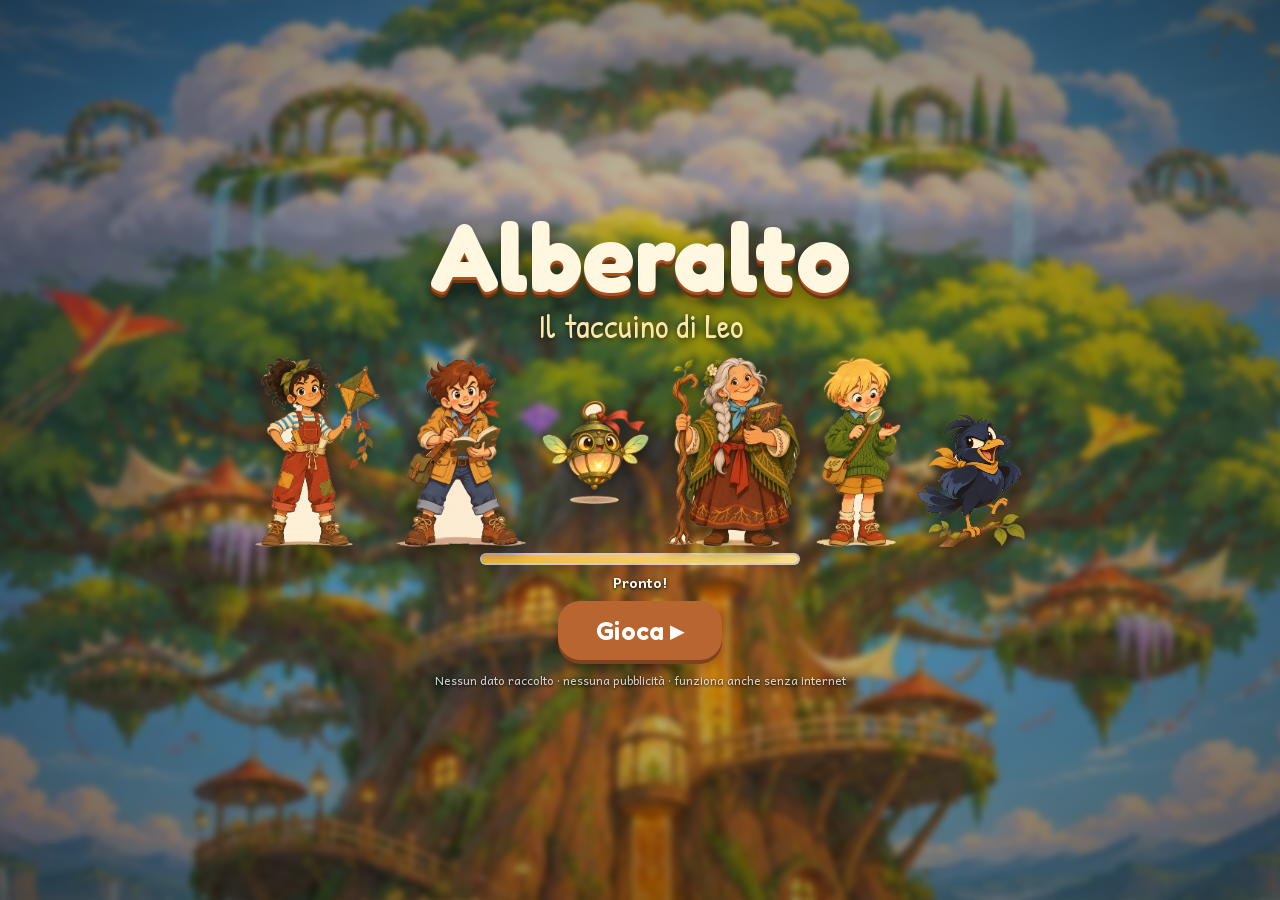
<file: index.html>
<!DOCTYPE html>
<html lang="it">
<head>
<meta charset="utf-8">
<meta name="viewport" content="width=device-width, initial-scale=1, maximum-scale=1, user-scalable=no, viewport-fit=cover">
<title>Alberalto · Il taccuino di Leo</title>
<meta name="description" content="Esplora Alberalto, l'albero grande come una montagna: scopri il perché delle cose con Leo, Bip e i loro amici.">
<meta name="theme-color" content="#2c4a6b">
<meta name="mobile-web-app-capable" content="yes">
<meta name="apple-mobile-web-app-capable" content="yes">
<meta name="apple-mobile-web-app-status-bar-style" content="black-translucent">
<meta name="apple-mobile-web-app-title" content="Alberalto">
<link rel="manifest" href="manifest.webmanifest">
<link rel="icon" href="icons/icon-192.png">
<link rel="apple-touch-icon" href="icons/apple-touch-icon.png">
<link rel="stylesheet" href="fonts/fonts.css">
<link rel="stylesheet" href="stile.css">
</head>
<body>

<!-- ============ TITOLO ============ -->
<section class="schermo on" id="titolo">
  <div class="tit-sfondo"></div>
  <div class="tit-nuvole"><i></i><i></i><i></i></div>
  <div class="tit-centro">
    <h1>Alberalto</h1>
    <div class="tit-sotto">Il taccuino di Leo</div>
    <div class="tit-cast">
      <img src="img/sp-mira.png" alt=""><img src="img/sp-leo.png" alt=""><img src="img/sp-bip.png" alt="" class="bipT"><img src="img/sp-nonna-tessa.png" alt=""><img src="img/sp-tobia.png" alt=""><img src="img/sp-pico.png" alt="" class="picoT">
    </div>
    <div class="carica"><div class="carBar"><i></i></div><span id="caricaT">Sto preparando l'albero…</span></div>
    <div class="tit-bottoni">
      <button class="btn grande" id="gioca" disabled>Gioca ▸</button>
    </div>
    <div class="tit-nota">Nessun dato raccolto · nessuna pubblicità · funziona anche senza internet</div>
  </div>
</section>

<!-- ============ L'ALBERO (mappa del mondo) ============ -->
<section class="schermo" id="albero">
  <div class="alb-sfondo"></div>
  <div class="alb-scorri" id="albScorri">
    <div class="alb-colonna" id="albColonna">
      <canvas class="alb-schizzo" id="albSchizzo"></canvas>
      <img class="alb-colore" id="albColore" src="img/albero.webp" alt="Alberalto, l'albero grande come una montagna">
      <svg class="alb-linfa" viewBox="0 0 100 100" preserveAspectRatio="none"><path id="linfaPath" d="M47 95 C 53 86, 44 79, 50 71 S 45 57, 50 48 S 55 36, 49 27 S 52 15, 50 9 L 50 3.5"/><path id="linfaLuce" pathLength="1" d="M47 95 C 53 86, 44 79, 50 71 S 45 57, 50 48 S 55 36, 49 27 S 52 15, 50 9 L 50 3.5"/></svg>
      <div class="alb-faro" id="albFaro"><i class="raggio"></i><i class="raggio r2"></i><b></b></div>
      <div class="alb-lucciole" id="albLucciole"></div>
      <div id="albPunti"></div>
      <div class="alb-scintilla" id="albScintilla"></div>
    </div>
  </div>
  <div class="hud alto">
    <div class="gruppo">
      <button class="tondo" id="albTaccuino" title="Taccuino">📒</button>
      <button class="tondo" id="albAmici" title="Amici">👫</button>
      <button class="tondo" id="albAvventure" title="Avventure">📚</button>
    </div>
    <div class="gruppo">
      <span class="pill faroC">✦ Faro <b>0</b> / 12</span>
      <button class="tondo piccolo" id="albGrandi" title="Per i grandi">⚙️</button>
    </div>
  </div>
  <div class="alb-guida" id="albGuida">Tocca il <b>Borgo delle Radici</b> per entrare ▾</div>
</section>

<!-- ============ IL BORGO (panorami) ============ -->
<section class="schermo" id="borgo">
  <div id="tela"></div>
  <div class="velo" id="vignetta"></div>
  <div id="etichette"></div>
  <div class="hud alto">
    <div class="gruppo">
      <button class="tondo" id="bAlbero" title="Torna all'albero">🌳</button>
      <button class="tondo" id="bTaccuino" title="Taccuino" hidden>📒</button>
      <button class="tondo" id="bMappa" title="Mappa">🗺️</button>
    </div>
    <div class="luogo" id="luogo"><b id="luogoNome"></b></div>
    <div class="gruppo">
      <span class="pill faroC">✦ <b>0</b> / 12</span>
      <button class="tondo" id="bGiro" title="Muovi il telefono per guardarti intorno">📱</button>
      <button class="tondo bipBtn" id="bBip" title="Bip, aiuto!"><img src="img/av-bip.webp" alt="Bip"></button>
    </div>
  </div>
  <div class="obiettivo" id="obiettivo"></div>
  <button class="grida" id="grida"><span>📣</span>Grida!</button>
  <div class="fumetto" id="fumetto"><span class="av"></span><span class="t"></span></div>
  <div class="mano" id="mano"><span>👆</span><b>Trascina per guardarti intorno</b></div>
  <div class="giro-invito" id="giroInvito"><span>📱</span><b>Muovi il telefono per guardarti intorno!</b><button class="btn piccolo" id="giroSi">Sì!</button><button class="btn piccolo chiaro" id="giroNo">No</button></div>
</section>

<!-- ============ STRATI SOPRA TUTTO ============ -->
<div class="finestra" id="finTaccuino"></div>
<div class="finestra" id="finMappa"></div>
<div class="finestra" id="finAmici"></div>
<div class="finestra" id="finAvventure"></div>
<div class="finestra" id="finGrandi"></div>
<div class="finestra" id="finPiano"></div>
<section class="lab" id="lab"></section>
<div id="dialogo"></div>
<div id="premio"></div>
<div id="toast"></div>
<div id="lampo"></div>
<canvas id="coriandoli"></canvas>
<div id="gira"><div><span>📱↻</span><b>Gira il telefono!</b><small>Alberalto si esplora meglio in orizzontale.</small></div></div>

<script src="lib/three.min.js"></script>
<script type="module" src="js/main.js"></script>
</body>
</html>
</file>
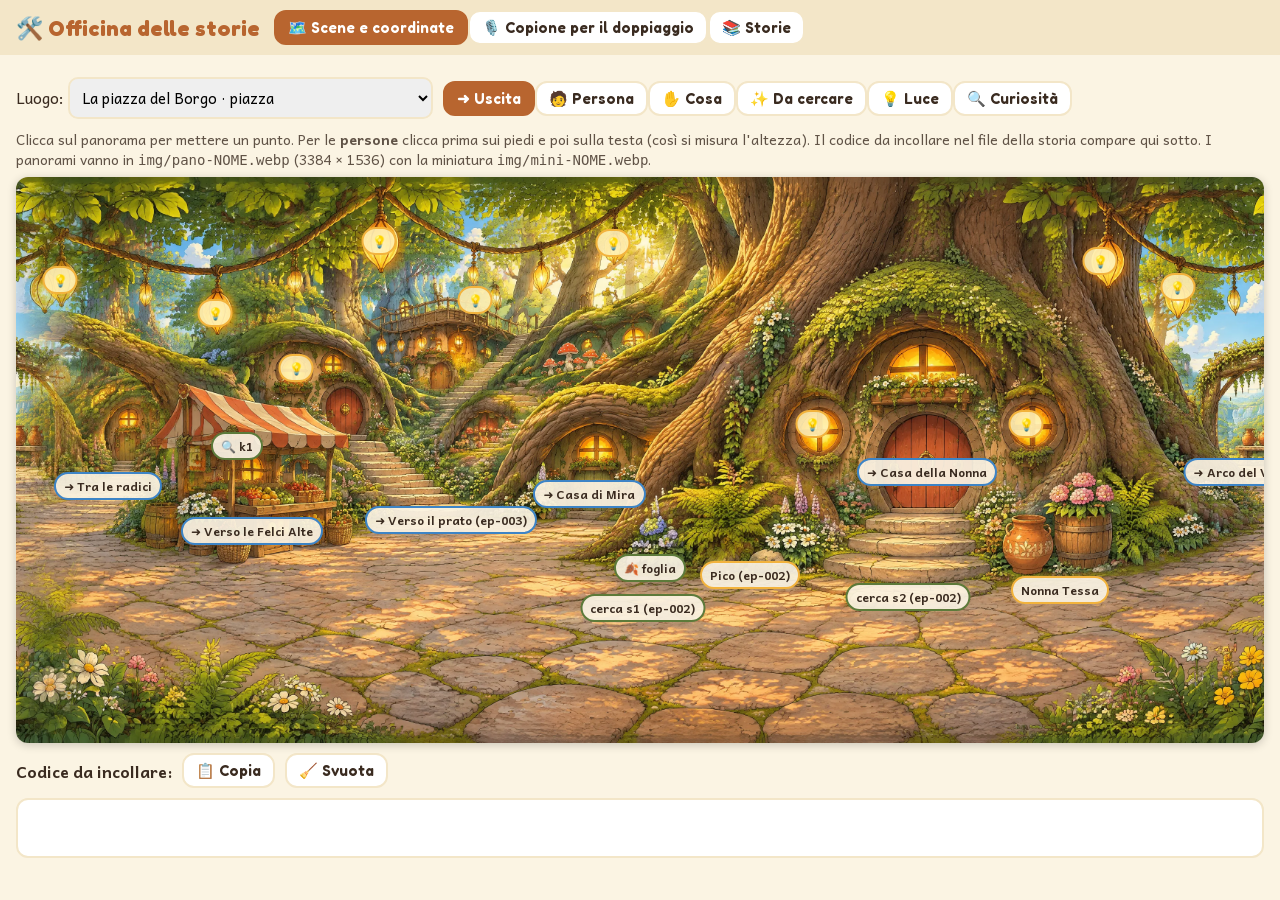
<file: editor.html>
<!DOCTYPE html>
<html lang="it">
<head>
<meta charset="utf-8">
<meta name="viewport" content="width=device-width, initial-scale=1">
<title>Alberalto · Officina delle storie</title>
<link rel="icon" href="icons/icon-192.png">
<link rel="stylesheet" href="fonts/fonts.css">
<style>
  :root{--carta:#fbf4e3;--carta2:#f3e6c8;--inchiostro:#3a2b20;--terra:#b8652f;--muschio:#5d7a3a;--oro:#f2b33d}
  *{box-sizing:border-box;margin:0;padding:0}
  body{font-family:Andika,system-ui,sans-serif;background:var(--carta);color:var(--inchiostro);min-height:100vh}
  header{display:flex;align-items:center;gap:14px;padding:10px 16px;background:var(--carta2);position:sticky;top:0;z-index:5;flex-wrap:wrap}
  h1{font-family:Fredoka,sans-serif;font-size:22px;color:var(--terra)}
  .schede button,.modo button,button.az{font-family:Fredoka,sans-serif;font-weight:600;font-size:15px;border:2px solid var(--carta2);background:#fff;border-radius:12px;padding:6px 12px;cursor:pointer;color:var(--inchiostro)}
  .schede button.on,.modo button.on{background:var(--terra);border-color:var(--terra);color:#fff}
  select{font:inherit;font-size:15px;padding:6px 8px;border-radius:10px;border:2px solid var(--carta2)}
  main{padding:12px 16px}
  .pano{position:relative;width:100%;overflow:auto;border-radius:12px;box-shadow:0 2px 10px rgba(0,0,0,.2);background:#222;cursor:crosshair}
  .pano img{display:block;width:100%;height:auto;user-select:none;-webkit-user-drag:none}
  .seg{position:absolute;transform:translate(-50%,-50%);font-size:12px;font-weight:700;background:rgba(251,244,227,.92);border-radius:999px;padding:2px 8px;white-space:nowrap;border:2px solid var(--terra);pointer-events:none}
  .seg.persona{border-color:var(--oro)}.seg.uscita{border-color:#3d84c6}.seg.cosa{border-color:var(--muschio)}.seg.nuovo{background:#fff3cf;border-color:#e2483a}
  .seg.luce{border-color:#f2b33d;background:rgba(255,240,180,.9)}
  .linea{position:absolute;width:2px;background:#e2483a;pointer-events:none}
  .riga{display:flex;gap:10px;align-items:center;flex-wrap:wrap;margin:10px 0}
  pre{background:#fff;border:2px solid var(--carta2);border-radius:12px;padding:10px;font-size:13px;white-space:pre-wrap;min-height:60px}
  .aiuto{font-size:14px;opacity:.8;line-height:1.45;margin:6px 0}
  table{border-collapse:collapse;width:100%;font-size:14px;background:#fff}
  td,th{border-bottom:1px solid var(--carta2);padding:5px 8px;text-align:left;vertical-align:top}
  th{background:var(--carta2);position:sticky;top:58px}
  .stato{font-size:12px;font-weight:700;border-radius:999px;padding:2px 8px;white-space:nowrap}
  .cast{background:#e4f0d2}.dopp{background:#d9eaf7}.da{background:#fde3d8}
  [hidden]{display:none!important}
</style>
</head>
<body>
<header>
  <h1>🛠️ Officina delle storie</h1>
  <div class="schede"><button data-s="scena" class="on">🗺️ Scene e coordinate</button><button data-s="copione">🎙️ Copione per il doppiaggio</button><button data-s="storie">📚 Storie</button></div>
</header>
<main>
  <section id="sScena">
    <div class="riga"><label>Luogo: <select id="luogo"></select></label>
      <span class="modo" id="modo"><button data-m="uscita" class="on">➜ Uscita</button><button data-m="persona">🧑 Persona</button><button data-m="cosa">✋ Cosa</button><button data-m="cerca">✨ Da cercare</button><button data-m="luce">💡 Luce</button><button data-m="curio">🔍 Curiosità</button></span>
    </div>
    <p class="aiuto">Clicca sul panorama per mettere un punto. Per le <b>persone</b> clicca prima sui piedi e poi sulla testa (così si misura l'altezza). Il codice da incollare nel file della storia compare qui sotto. I panorami vanno in <code>img/pano-NOME.webp</code> (3384 × 1536) con la miniatura <code>img/mini-NOME.webp</code>.</p>
    <div class="pano" id="pano"><img id="img" alt=""></div>
    <div class="riga"><b>Codice da incollare:</b><button class="az" id="copia">📋 Copia</button><button class="az" id="svuota">🧹 Svuota</button></div>
    <pre id="codice"></pre>
  </section>
  <section id="sCopione" hidden>
    <p class="aiuto">Tutte le battute delle storie, con il loro <b>codice</b>. Per doppiare una battuta: registra il file <code>audio/voci/CODICE.mp3</code> (per esempio <code>audio/voci/ep-002-03.mp3</code>), poi lancia <code>python3 crea-sw.py</code>. Il gioco la userà da solo al posto della lettura automatica. Le battute con il segno 🎭 hanno già una voce del cast.</p>
    <div class="riga"><label>Personaggio: <select id="filtroChi"><option value="">tutti</option></select></label><label>Storia: <select id="filtroSt"><option value="">tutte</option></select></label><label><input type="checkbox" id="soloDa"> solo da doppiare</label><button class="az" id="scarica">⬇️ Scarica il copione (CSV)</button><span id="conta"></span></div>
    <table><thead><tr><th>Codice</th><th>Chi</th><th>Battuta</th><th>Nota</th><th>Voce</th></tr></thead><tbody id="righe"></tbody></table>
  </section>
  <section id="sStorie" hidden>
    <p class="aiuto">Le storie caricate dal gioco (file in <code>storie/</code>, elencati in <code>storie/indice.js</code>). La guida completa è in <code>07_Gioco/COME-AGGIUNGERE-UNA-STORIA.md</code>.</p>
    <div id="elencoStorie"></div>
  </section>
</main>
<script type="module" src="js/editor.js"></script>
</body>
</html>
</file>
<file: fonts/fonts.css>
/* Font inclusi nell'app (SIL Open Font License), sottoinsieme latino */
@font-face {
  font-family: 'Andika';
  font-style: normal;
  font-weight: 400;
  font-display: swap;
  src: url(Andika-400.woff2) format('woff2');
  unicode-range: U+0000-00FF, U+0131, U+0152-0153, U+02BB-02BC, U+02C6, U+02DA, U+02DC, U+0304, U+0308, U+0329, U+2000-206F, U+20AC, U+2122, U+2191, U+2193, U+2212, U+2215, U+FEFF, U+FFFD;
}
@font-face {
  font-family: 'Andika';
  font-style: normal;
  font-weight: 700;
  font-display: swap;
  src: url(Andika-700.woff2) format('woff2');
  unicode-range: U+0000-00FF, U+0131, U+0152-0153, U+02BB-02BC, U+02C6, U+02DA, U+02DC, U+0304, U+0308, U+0329, U+2000-206F, U+20AC, U+2122, U+2191, U+2193, U+2212, U+2215, U+FEFF, U+FFFD;
}
@font-face {
  font-family: 'Fredoka';
  font-style: normal;
  font-weight: 500;
  font-stretch: 100%;
  font-display: swap;
  src: url(Fredoka-500.woff2) format('woff2');
  unicode-range: U+0000-00FF, U+0131, U+0152-0153, U+02BB-02BC, U+02C6, U+02DA, U+02DC, U+0304, U+0308, U+0329, U+2000-206F, U+20AC, U+2122, U+2191, U+2193, U+2212, U+2215, U+FEFF, U+FFFD;
}
@font-face {
  font-family: 'Fredoka';
  font-style: normal;
  font-weight: 600;
  font-stretch: 100%;
  font-display: swap;
  src: url(Fredoka-600.woff2) format('woff2');
  unicode-range: U+0000-00FF, U+0131, U+0152-0153, U+02BB-02BC, U+02C6, U+02DA, U+02DC, U+0304, U+0308, U+0329, U+2000-206F, U+20AC, U+2122, U+2191, U+2193, U+2212, U+2215, U+FEFF, U+FFFD;
}
@font-face {
  font-family: 'Fredoka';
  font-style: normal;
  font-weight: 700;
  font-stretch: 100%;
  font-display: swap;
  src: url(Fredoka-700.woff2) format('woff2');
  unicode-range: U+0000-00FF, U+0131, U+0152-0153, U+02BB-02BC, U+02C6, U+02DA, U+02DC, U+0304, U+0308, U+0329, U+2000-206F, U+20AC, U+2122, U+2191, U+2193, U+2212, U+2215, U+FEFF, U+FFFD;
}
@font-face {
  font-family: 'Patrick Hand';
  font-style: normal;
  font-weight: 400;
  font-display: swap;
  src: url(PatrickHand-400.woff2) format('woff2');
  unicode-range: U+0000-00FF, U+0131, U+0152-0153, U+02BB-02BC, U+02C6, U+02DA, U+02DC, U+0304, U+0308, U+0329, U+2000-206F, U+20AC, U+2122, U+2191, U+2193, U+2212, U+2215, U+FEFF, U+FFFD;
}
</file>
<file: stile.css>
/* Alberalto · Il taccuino di Leo — stile dell'app */
:root{
  --carta:#fbf4e3;--carta2:#f3e6c8;--carta3:#e6d3a8;--inchiostro:#3a2b20;--terra:#b8652f;--terra2:#7d4220;
  --muschio:#5d7a3a;--muschio2:#3c5224;--oro:#f2b33d;--cielo:#7fb6dc;--notte:#1b140d;
  --sa-t:env(safe-area-inset-top,0px);--sa-b:env(safe-area-inset-bottom,0px);--sa-l:env(safe-area-inset-left,0px);--sa-r:env(safe-area-inset-right,0px);
}
*{box-sizing:border-box;margin:0;padding:0;-webkit-tap-highlight-color:transparent}
html,body{height:100%;overflow:hidden;background:var(--notte);font-family:"Andika",system-ui,sans-serif;color:var(--inchiostro);touch-action:none;user-select:none;-webkit-user-select:none;-webkit-touch-callout:none;overscroll-behavior:none}
button{font-family:inherit;color:inherit;cursor:pointer}
img{-webkit-user-drag:none}
[hidden]{display:none!important}

/* ---------- bottoni ---------- */
.btn{font-family:"Fredoka","Andika",sans-serif;font-size:19px;font-weight:600;border:none;border-radius:16px;padding:11px 20px;background:var(--terra);color:#fff;box-shadow:0 4px 0 var(--terra2),0 6px 14px rgba(0,0,0,.25);transition:transform .08s,box-shadow .08s,opacity .2s;letter-spacing:.2px}
.btn:active{transform:translateY(3px);box-shadow:0 1px 0 var(--terra2)}
.btn.verde{background:var(--muschio);box-shadow:0 4px 0 var(--muschio2),0 6px 14px rgba(0,0,0,.25)}
.btn.chiaro{background:var(--carta2);color:var(--inchiostro);box-shadow:0 4px 0 #cdb88f}
.btn.grande{font-size:26px;padding:14px 38px;border-radius:22px}
.btn.piccolo{font-size:15px;padding:7px 12px;border-radius:12px}
.btn:disabled{opacity:.4;pointer-events:none}
.btn.pulsa{animation:pulsaBtn 1.3s ease-in-out infinite}
@keyframes pulsaBtn{50%{transform:scale(1.07);box-shadow:0 4px 0 var(--muschio2),0 0 0 8px rgba(242,179,61,.45)}}
.tondo{width:50px;height:50px;border-radius:50%;border:3px solid #fff;background:rgba(251,244,227,.95);font-size:24px;display:inline-flex;align-items:center;justify-content:center;box-shadow:0 3px 10px rgba(0,0,0,.35);transition:transform .1s;position:relative;padding:0}
.tondo:active{transform:scale(.9)}
.tondo.piccolo{width:42px;height:42px;font-size:19px}
.tondo.off{opacity:.55;filter:grayscale(1)}
.tondo.nota::after{content:"";position:absolute;top:-2px;right:-2px;width:14px;height:14px;border-radius:50%;background:#e2483a;border:2px solid #fff;animation:pulsaNota 1.2s infinite}
@keyframes pulsaNota{50%{transform:scale(1.3)}}
.bipBtn{overflow:hidden;background:#fff6d8;border-color:var(--oro)}
.bipBtn img{width:115%;height:115%;object-fit:cover}
.pill{background:rgba(251,244,227,.95);border-radius:999px;padding:7px 13px;font-weight:700;font-size:15px;box-shadow:0 3px 10px rgba(0,0,0,.3);white-space:nowrap;font-family:"Fredoka",sans-serif}
.pill b{color:var(--terra)}

/* ---------- schermi ---------- */
.schermo{position:fixed;inset:0;display:none;overflow:hidden}
.schermo.on{display:block}
.hud{position:absolute;z-index:10;display:flex;justify-content:space-between;align-items:flex-start;gap:8px;pointer-events:none}
.hud>*{pointer-events:auto}
.hud.alto{top:calc(8px + var(--sa-t));left:calc(10px + var(--sa-l));right:calc(10px + var(--sa-r))}
.gruppo{display:flex;gap:8px;align-items:center}

/* ---------- titolo ---------- */
#titolo{background:#2c4a6b}
.tit-sfondo{position:absolute;inset:-30px;background:url(img/albero.webp) center 20%/cover;filter:blur(3px) saturate(1.1) brightness(.8);transform:scale(1.05);animation:respira 18s ease-in-out infinite alternate}
@keyframes respira{to{transform:scale(1.14) translateY(-12px)}}
.tit-nuvole i{position:absolute;width:420px;height:120px;border-radius:50%;background:radial-gradient(closest-side,rgba(255,255,255,.55),rgba(255,255,255,0));animation:nuvola 40s linear infinite}
.tit-nuvole i:nth-child(1){top:12%;left:-420px}
.tit-nuvole i:nth-child(2){top:38%;left:-420px;animation-delay:-17s;animation-duration:55s;opacity:.7}
.tit-nuvole i:nth-child(3){top:62%;left:-420px;animation-delay:-31s;animation-duration:48s;opacity:.5}
@keyframes nuvola{to{transform:translateX(calc(100vw + 840px))}}
.tit-centro{position:absolute;inset:0;display:flex;flex-direction:column;align-items:center;justify-content:center;padding:calc(10px + var(--sa-t)) 16px calc(10px + var(--sa-b));text-align:center;background:radial-gradient(ellipse at center,rgba(20,14,8,.0) 30%,rgba(20,14,8,.55))}
#titolo h1{font-family:"Fredoka",serif;font-weight:700;font-size:clamp(48px,11vmin,96px);line-height:.95;color:#fff7e0;text-shadow:0 3px 0 #a5521f,0 6px 0 #6e3514,0 10px 24px rgba(0,0,0,.6);letter-spacing:1px;animation:entraTit 1s cubic-bezier(.2,1.4,.4,1) both}
.tit-sotto{font-family:"Patrick Hand",cursive;font-size:clamp(22px,5vmin,34px);color:#ffe7a8;text-shadow:0 2px 6px rgba(0,0,0,.7);margin-top:2px;animation:entraTit 1s .15s both}
@keyframes entraTit{from{opacity:0;transform:translateY(-30px) scale(.8)}}
.tit-cast{display:flex;align-items:flex-end;justify-content:center;gap:clamp(2px,1.5vw,16px);height:clamp(90px,26vmin,190px);margin:8px 0 6px}
.tit-cast img{height:100%;width:auto;filter:drop-shadow(0 6px 8px rgba(0,0,0,.45));animation:saltella 2.4s ease-in-out infinite;transform-origin:bottom center}
.tit-cast img:nth-child(2){animation-delay:-.4s}.tit-cast img:nth-child(3){animation-delay:-.8s}.tit-cast img:nth-child(4){animation-delay:-1.2s}.tit-cast img:nth-child(5){animation-delay:-1.6s}.tit-cast img:nth-child(6){animation-delay:-2s}
.tit-cast .bipT{height:55%;align-self:center;animation:galleggia 2.2s ease-in-out infinite}
.tit-cast .picoT{height:70%}
@keyframes saltella{0%,100%{transform:translateY(0) scaleY(1)}45%{transform:translateY(0) scaleY(1.03)}55%{transform:translateY(-8px) scaleY(.98)}}
@keyframes galleggia{50%{transform:translateY(-12px) rotate(3deg)}}
.carica{display:flex;flex-direction:column;align-items:center;gap:6px;color:#fff;font-weight:700;font-size:14px;text-shadow:0 1px 3px #000;margin-bottom:8px}
.carBar{width:min(320px,70vw);height:12px;border-radius:999px;background:rgba(255,255,255,.25);overflow:hidden;border:2px solid rgba(255,255,255,.6)}
.carBar i{display:block;height:100%;width:0;background:linear-gradient(90deg,var(--oro),#ffe08a);transition:width .25s}
.tit-bottoni{display:flex;gap:12px;flex-wrap:wrap;justify-content:center}
.tit-nota{margin-top:10px;font-size:12px;color:rgba(255,255,255,.8);text-shadow:0 1px 3px #000}

/* ---------- l'albero ---------- */
#albero{background:#4f86b8}
.alb-sfondo{position:absolute;inset:-40px;background:url(img/albero.webp) center/cover;filter:blur(18px) brightness(.85) saturate(1.2)}
.alb-scorri{position:absolute;inset:0;overflow-y:auto;overflow-x:hidden;touch-action:pan-y;-webkit-overflow-scrolling:touch;scrollbar-width:none}
.alb-scorri::-webkit-scrollbar{display:none}
.alb-colonna{position:relative;margin:0 auto;width:min(100vw,620px);aspect-ratio:688/1024;box-shadow:0 0 60px 20px rgba(0,0,0,.25)}
.alb-colonna::before,.alb-colonna::after{content:"";position:absolute;top:0;bottom:0;width:60px;z-index:1;pointer-events:none}
.alb-schizzo,.alb-colore{position:absolute;inset:0;width:100%;height:100%;display:block}
.alb-colore{--rivela:38%;-webkit-mask-image:linear-gradient(to top,#000 0,#000 var(--rivela),transparent calc(var(--rivela) + 9%));mask-image:linear-gradient(to top,#000 0,#000 var(--rivela),transparent calc(var(--rivela) + 9%));transition:--rivela 2s}
.alb-linfa{position:absolute;inset:0;width:100%;height:100%;pointer-events:none;overflow:visible}
.alb-linfa path{fill:none;stroke-linecap:round}
#linfaPath{stroke:none}
#linfaLuce{stroke:#ffd968;stroke-width:.65;stroke-dasharray:1 1;filter:drop-shadow(0 0 6px #ffb52e) drop-shadow(0 0 12px rgba(255,190,60,.8));opacity:.85;transition:stroke-dashoffset 2.6s ease-in-out}
.alb-faro{position:absolute;left:50%;top:3.5%;width:0;height:0;pointer-events:none}
.alb-faro b{position:absolute;left:-70px;top:-70px;width:140px;height:140px;border-radius:50%;background:radial-gradient(circle,rgba(255,252,225,1) 0,rgba(255,226,120,.85) 18%,rgba(255,200,70,.25) 45%,rgba(255,200,70,0) 70%);opacity:var(--faro,.15);animation:faroPulsa 3s ease-in-out infinite;transition:opacity 1.5s}
.alb-faro .raggio{position:absolute;left:-16px;bottom:0;width:32px;height:420px;transform-origin:50% 100%;background:linear-gradient(to top,rgba(255,236,170,.9),rgba(255,236,170,0));filter:blur(6px);opacity:calc(var(--faro,.15) * .8);animation:faroGira 7s ease-in-out infinite;transition:opacity 1.5s}
.alb-faro .r2{animation-delay:-3.5s;width:22px;left:-11px}
@keyframes faroPulsa{50%{transform:scale(1.15)}}
@keyframes faroGira{0%,100%{transform:rotate(-38deg)}50%{transform:rotate(38deg)}}
.alb-lucciole i{position:absolute;width:6px;height:6px;border-radius:50%;background:#fff3a8;box-shadow:0 0 8px 3px rgba(255,230,120,.8);animation:lucciola 5s ease-in-out infinite;pointer-events:none}
@keyframes lucciola{0%,100%{opacity:0;transform:translate(0,0)}30%{opacity:1}50%{transform:translate(14px,-18px)}70%{opacity:.8}}
.alb-scintilla{position:absolute;width:30px;height:30px;margin:-15px 0 0 -15px;border-radius:50%;background:radial-gradient(#fff,#ffe17a 40%,rgba(255,190,60,0) 70%);box-shadow:0 0 30px 14px rgba(255,214,90,.9);opacity:0;pointer-events:none;z-index:6}
.punto{position:absolute;transform:translate(-50%,-50%);display:flex;flex-direction:column;align-items:center;gap:4px;border:none;background:none;z-index:5}
.punto .seg{width:58px;height:58px;border-radius:50%;border:4px solid #fff;background:radial-gradient(circle at 40% 35%,#ffe9a8,var(--oro));box-shadow:0 0 0 0 rgba(255,220,120,.7),0 4px 12px rgba(0,0,0,.4);display:flex;align-items:center;justify-content:center;font-size:26px;animation:anelloP 2s ease-out infinite}
@keyframes anelloP{0%{box-shadow:0 0 0 0 rgba(255,230,140,.85),0 4px 12px rgba(0,0,0,.4)}80%,100%{box-shadow:0 0 0 22px rgba(255,230,140,0),0 4px 12px rgba(0,0,0,.4)}}
.punto .nome{font-family:"Fredoka",sans-serif;font-weight:600;font-size:16px;background:rgba(251,244,227,.97);border-radius:999px;padding:4px 12px;box-shadow:0 3px 8px rgba(0,0,0,.3);white-space:nowrap;border:2px solid var(--terra)}
.punto.chiuso .seg{background:rgba(240,232,214,.9);border-color:#cfc2a5;animation:none;font-size:22px;width:46px;height:46px;filter:grayscale(.4)}
.punto.chiuso .nome{border-color:#bcae8d;color:#7a6a55;font-family:"Patrick Hand",cursive;font-size:17px;font-weight:400}
.punto.secondario .seg{width:46px;height:46px;font-size:21px}
.alb-guida{position:absolute;left:50%;bottom:calc(14px + var(--sa-b));transform:translateX(-50%);background:rgba(251,244,227,.96);border-radius:999px;padding:8px 18px;font-weight:700;box-shadow:0 4px 12px rgba(0,0,0,.35);z-index:10;pointer-events:none;animation:galleggia2 1.6s ease-in-out infinite;white-space:nowrap}
@keyframes galleggia2{50%{transform:translate(-50%,-6px)}}

/* ---------- il borgo ---------- */
#borgo{background:#000}
#tela canvas{display:block;position:absolute;inset:0;transition:filter .35s}
#tela canvas.cammina{filter:blur(3px) saturate(1.15)}
.velo{position:absolute;inset:0;pointer-events:none;z-index:4}
#vignetta{background:radial-gradient(ellipse at 50% 45%,rgba(0,0,0,0) 55%,rgba(70,35,5,.22) 85%,rgba(35,18,0,.45) 100%),linear-gradient(180deg,rgba(255,214,140,.10),rgba(255,190,110,0) 40%,rgba(80,40,10,.07))}
#etichette{position:absolute;inset:0;pointer-events:none;z-index:5;overflow:hidden}
.et{position:absolute;left:0;top:0;transform:translate(-50%,-100%);pointer-events:auto;display:flex;flex-direction:column;align-items:center;gap:5px;will-change:transform}
.et .cart{font-family:"Fredoka",sans-serif;background:rgba(251,244,227,.96);border:2px solid var(--terra);border-radius:999px;padding:5px 13px;font-weight:600;font-size:15px;white-space:nowrap;box-shadow:0 2px 8px rgba(0,0,0,.35)}
.et .anello{width:54px;height:54px;border-radius:50%;border:3px solid #fff;background:rgba(242,179,61,.45);box-shadow:0 0 14px rgba(255,220,120,.9);animation:pulsa 1.8s ease-in-out infinite;display:flex;align-items:center;justify-content:center;color:#fff;font-size:22px;font-weight:700;text-shadow:0 1px 3px rgba(0,0,0,.6)}
.et.cosa .anello{width:34px;height:34px;background:rgba(255,255,255,.35)}
.et.persona .cart{border-color:var(--oro);font-size:16px}
.et.persona .anello{display:none}
.et.chiama .cart{background:#fff3cf;animation:chiama 1.2s ease-in-out infinite}
.et.chiama .cart::before{content:"💬 "}
@keyframes chiama{50%{box-shadow:0 0 0 7px rgba(242,179,61,.55)}}
@keyframes pulsa{50%{transform:scale(1.13);box-shadow:0 0 26px rgba(255,220,120,1)}}
.luogo{flex:1;text-align:center;pointer-events:none;min-width:0}
.luogo b{display:inline-block;font-family:"Fredoka",sans-serif;font-weight:600;background:rgba(251,244,227,.95);border-radius:999px;padding:6px 16px;font-size:17px;box-shadow:0 3px 10px rgba(0,0,0,.3);max-width:100%;overflow:hidden;text-overflow:ellipsis;white-space:nowrap}
.luogo.cambia b{animation:compare .6s ease}
@keyframes compare{from{opacity:0;transform:translateY(-10px)}}
.obiettivo{position:absolute;z-index:9;left:50%;bottom:calc(10px + var(--sa-b));transform:translateX(-50%);background:rgba(251,244,227,.96);border-radius:16px;padding:8px 16px;font-weight:700;font-size:16px;max-width:min(90vw,620px);text-align:center;box-shadow:0 3px 10px rgba(0,0,0,.3);display:flex;align-items:center;gap:8px;justify-content:center}
.obiettivo:empty{display:none}
.obiettivo .st{color:var(--terra);font-size:18px}
.grida{position:absolute;z-index:9;right:calc(16px + var(--sa-r));bottom:calc(64px + var(--sa-b));width:100px;height:100px;border-radius:50%;border:4px solid #fff;background:radial-gradient(circle at 35% 30%,#f7c56a,#d97a2c);color:#fff;font-family:"Fredoka",sans-serif;font-weight:700;font-size:17px;box-shadow:0 6px 16px rgba(0,0,0,.4);display:none;flex-direction:column;align-items:center;justify-content:center;line-height:1.1}
.grida.on{display:flex;animation:pulsaBtn2 1.6s infinite}
.grida span{font-size:36px}
.grida:active{transform:scale(.92)}
@keyframes pulsaBtn2{50%{box-shadow:0 6px 16px rgba(0,0,0,.4),0 0 0 10px rgba(247,197,106,.4)}}
.fumetto{position:absolute;z-index:9;left:calc(12px + var(--sa-l));bottom:calc(64px + var(--sa-b));max-width:min(70vw,440px);display:none;align-items:center;gap:10px;background:rgba(251,244,227,.97);border:3px solid var(--carta2);border-radius:18px;padding:8px 12px;box-shadow:0 4px 12px rgba(0,0,0,.35);font-size:17px;font-weight:700}
.fumetto.on{display:flex;animation:compare .4s ease}
.fumetto .av{width:46px;height:46px;border-radius:50%;background-size:cover;border:2px solid var(--oro);flex:none}
.mano{position:absolute;z-index:9;left:50%;top:50%;display:none;flex-direction:column;align-items:center;pointer-events:none;transform:translateX(-50%)}
.mano.on{display:flex}
.mano span{font-size:62px;filter:drop-shadow(0 3px 6px rgba(0,0,0,.5));animation:trascina 2.2s ease-in-out infinite}
.mano b{margin-top:6px;background:rgba(251,244,227,.96);border-radius:999px;padding:6px 14px;font-size:16px;box-shadow:0 3px 10px rgba(0,0,0,.3)}
@keyframes trascina{0%{transform:translateX(-90px);opacity:0}15%{opacity:1}70%{transform:translateX(90px);opacity:1}100%{transform:translateX(90px);opacity:0}}
.giro-invito{position:absolute;z-index:11;left:50%;top:50%;transform:translate(-50%,-50%);display:none;align-items:center;gap:10px;background:rgba(251,244,227,.98);border:3px solid var(--oro);border-radius:20px;padding:12px 16px;box-shadow:0 8px 24px rgba(0,0,0,.45);font-size:17px}
.giro-invito.on{display:flex}
.giro-invito span{font-size:40px;animation:inclina 1.4s ease-in-out infinite}
@keyframes inclina{0%,100%{transform:rotate(-18deg)}50%{transform:rotate(18deg)}}

/* ---------- finestre ---------- */
.finestra{position:fixed;inset:0;z-index:40;display:none;align-items:center;justify-content:center;background:rgba(27,20,13,.6);padding:calc(10px + var(--sa-t)) calc(10px + var(--sa-r)) calc(10px + var(--sa-b)) calc(10px + var(--sa-l))}
.finestra.on{display:flex;animation:appare .25s ease}
@keyframes appare{from{opacity:0}}
.foglio{background:var(--carta);border-radius:22px;box-shadow:0 10px 30px rgba(0,0,0,.5);border:4px solid var(--carta2);width:min(96vw,760px);max-height:100%;display:flex;flex-direction:column;overflow:hidden;animation:sale .35s cubic-bezier(.2,1.3,.4,1)}
@keyframes sale{from{transform:translateY(30px) scale(.94);opacity:0}}
.foglio>header{display:flex;align-items:center;justify-content:space-between;gap:10px;padding:10px 14px;background:var(--carta2);font-family:"Fredoka",sans-serif;font-weight:700;font-size:20px}
.foglio>.corpo{padding:12px 14px;overflow-y:auto;touch-action:pan-y;-webkit-overflow-scrolling:touch}
.chiudi{width:42px;height:42px;border-radius:50%;border:none;background:var(--terra);color:#fff;font-size:22px;font-weight:700;box-shadow:0 3px 0 var(--terra2);flex:none}
.schede{display:flex;gap:6px}
.schede button{border:none;background:transparent;font-family:"Fredoka",sans-serif;font-weight:600;font-size:16px;padding:6px 12px;border-radius:12px;color:#7a6a55}
.schede button.on{background:var(--carta);color:var(--terra);box-shadow:0 2px 0 var(--carta3)}

/* taccuino */
.taccuino{background:#6b4a2c url() ;}
.pagina{font-family:"Patrick Hand",cursive;font-size:22px;line-height:1.3;background:repeating-linear-gradient(#fdf8ea 0 29px,#e4d6b5 29px 30px);padding:12px 16px;border-radius:12px;position:relative;border-left:4px solid #e7a99a}
.pagina h3{font-family:"Patrick Hand",cursive;font-size:26px;color:var(--terra);font-weight:400}
.pagina .dis{float:right;width:96px;height:96px;margin:0 0 6px 10px}
.pagina.vuota{color:#9b8a70;text-align:center;padding:26px}
.scoperte{display:grid;gap:10px}
.indizi{list-style:none;display:grid;gap:6px}
.indizi li{font-family:"Patrick Hand",cursive;font-size:20px;padding:6px 10px;border-radius:10px;background:#fdf8ea;border:2px dashed #e4d6b5}
.indizi li.no{opacity:.45}
.indizi li.ok::before{content:"✔ ";color:var(--muschio)}
.indizi li.no::before{content:"? "}
.indizi h4{font-family:"Fredoka",sans-serif;font-size:15px;color:var(--terra);margin-top:6px}
.tesori{display:grid;grid-template-columns:repeat(auto-fill,minmax(150px,1fr));gap:8px}
.tesoro{background:#fff;border-radius:14px;padding:8px;border:2px solid var(--carta2);font-size:14px;text-align:center}
.tesoro .ic{font-size:30px;display:block}
.tesoro.no{opacity:.45}
.tesoro b{display:block;font-family:"Fredoka",sans-serif}

/* amici */
.amici{display:grid;grid-template-columns:repeat(auto-fill,minmax(150px,1fr));gap:10px}
.amico{background:#fff;border-radius:18px;border:3px solid var(--carta2);padding:8px;display:flex;flex-direction:column;align-items:center;text-align:center;gap:4px;transition:transform .1s}
.amico:active{transform:scale(.96)}
.amico img{height:120px;width:auto;filter:drop-shadow(0 4px 4px rgba(0,0,0,.25))}
.amico b{font-family:"Fredoka",sans-serif;font-size:18px;color:var(--terra)}
.amico small{font-size:13px;line-height:1.25}
.amico.saluta img{animation:saluta .5s ease 2}
@keyframes saluta{50%{transform:translateY(-12px) rotate(-4deg)}}

/* avventure */
.avventure{display:grid;gap:8px}
.avv{display:flex;align-items:center;gap:12px;background:#fff;border-radius:16px;border:3px solid var(--carta2);padding:8px 12px}
.avv .n{width:42px;height:42px;border-radius:50%;background:var(--oro);color:#fff;font-family:"Fredoka",sans-serif;font-weight:700;font-size:19px;display:flex;align-items:center;justify-content:center;flex:none;box-shadow:inset 0 -3px 0 rgba(0,0,0,.15)}
.avv .tx{flex:1;min-width:0}
.avv .tx b{font-family:"Fredoka",sans-serif;font-size:17px;display:block}
.avv .tx small{font-size:13px;opacity:.75}
.avv.chiusa{background:#f7f0e0;border-style:dashed}
.avv.chiusa .n{background:#cfc2a5}
.avv.fatta .n{background:var(--muschio)}
.avv .faro{font-size:12px;font-weight:700;color:var(--terra);background:#fff3cf;border-radius:999px;padding:2px 8px;margin-left:4px}

/* grandi */
.grandi h3{font-family:"Fredoka",sans-serif;font-size:18px;color:var(--terra);margin:12px 0 6px}
.grandi p,.grandi li{font-size:15px;line-height:1.45}
.grandi ul{padding-left:20px}
.riga{display:flex;align-items:center;gap:10px;margin:6px 0;font-weight:700}
.riga label{flex:0 0 120px}
.riga input[type=range]{flex:1;accent-color:var(--terra);height:30px}
details{margin-top:8px;background:var(--carta2);border-radius:12px;padding:8px 12px;font-size:15px}
summary{font-weight:700;cursor:pointer}
.cancello{display:flex;flex-direction:column;align-items:center;gap:12px;padding:16px;text-align:center}
.tieni{width:120px;height:120px;border-radius:50%;border:none;background:conic-gradient(var(--muschio) var(--p,0%),var(--carta2) 0);display:flex;align-items:center;justify-content:center;box-shadow:0 4px 0 #cdb88f}
.tieni span{width:92px;height:92px;border-radius:50%;background:var(--carta);display:flex;align-items:center;justify-content:center;font-size:40px}

/* mappa */
.mappa{position:relative;width:100%;aspect-ratio:1.75;border-radius:16px;background:radial-gradient(circle at 50% 55%,#fbf1d6,#ead9b0);box-shadow:inset 0 0 0 3px var(--carta2);overflow:hidden}
.mappa svg{position:absolute;inset:0;width:100%;height:100%}
.nodo{position:absolute;transform:translate(-50%,-50%);display:flex;flex-direction:column;align-items:center;gap:3px;border:none;background:none}
.nodo .im{width:clamp(52px,11vmin,86px);height:clamp(52px,11vmin,86px);border-radius:50%;background-size:cover;background-position:center;border:4px solid #fff;box-shadow:0 3px 8px rgba(0,0,0,.35);transition:transform .15s}
.nodo:active .im{transform:scale(.92)}
.nodo.qui .im{border-color:var(--oro);box-shadow:0 0 0 5px rgba(242,179,61,.55)}
.nodo.ignoto .im{filter:grayscale(.9) brightness(1.15);opacity:.65}
.nodo .t{font-weight:700;font-size:13px;background:rgba(251,244,227,.96);border-radius:999px;padding:2px 9px;white-space:nowrap}
.nodo.qui .t::after{content:" · sei qui"}

/* ---------- dialoghi ---------- */
#dialogo{position:fixed;z-index:50;left:50%;bottom:calc(10px + var(--sa-b));transform:translateX(-50%);width:min(94vw,680px);display:none}
#dialogo.on{display:block;animation:sale .3s cubic-bezier(.2,1.3,.4,1)}
#dialogo.alto{bottom:auto;top:calc(10px + var(--sa-t))}
.box{background:var(--carta);border-radius:22px;padding:12px 16px 10px;box-shadow:0 8px 22px rgba(0,0,0,.5);border:3px solid var(--carta2)}
.parla{display:flex;gap:12px;align-items:flex-start}
.avatar{width:70px;height:70px;border-radius:50%;flex:none;background-size:cover;background-position:center;border:3px solid var(--oro);background-color:#fff6d8}
.avatar.parlando{animation:parlo .3s ease-in-out infinite alternate}
@keyframes parlo{to{transform:scale(1.07) rotate(-3deg)}}
.nome{font-family:"Fredoka",sans-serif;font-weight:600;font-size:16px;color:var(--terra)}
.testo{font-size:20px;line-height:1.35;min-height:1.35em}
.didascalia{font-style:italic;font-size:15px;opacity:.75;margin-top:4px}
.avanti{display:flex;justify-content:flex-end;font-size:22px;color:var(--terra);height:22px;opacity:0;transition:opacity .2s}
.avanti.on{opacity:1;animation:avanti .8s ease-in-out infinite}
@keyframes avanti{50%{transform:translateX(6px)}}
.scelta{display:block;width:100%;text-align:left;background:#fff;border:3px solid var(--carta2);border-radius:16px;padding:10px 14px;margin-top:8px;font-size:17px;font-weight:700;transition:transform .1s,border-color .1s;box-shadow:0 3px 0 var(--carta3)}
.scelta:active{transform:scale(.98);border-color:var(--oro)}
.scelta.giusta{border-color:var(--muschio);background:#eaf3dc}
.scelta.sbagliata{animation:no .4s}
@keyframes no{25%{transform:translateX(-8px)}75%{transform:translateX(8px)}}
.azioni{display:flex;gap:8px;justify-content:flex-end;margin-top:10px;flex-wrap:wrap}

/* premio */
#premio{position:fixed;inset:0;z-index:60;display:none;align-items:center;justify-content:center;background:radial-gradient(circle,rgba(255,220,130,.35),rgba(27,20,13,.65))}
#premio.on{display:flex}
#premio .box{text-align:center;max-width:min(90vw,420px);animation:premio .6s cubic-bezier(.2,1.6,.4,1)}
#premio .ic{font-size:70px;display:block;animation:gira 3s linear infinite;filter:drop-shadow(0 0 16px rgba(255,210,90,.9))}
#premio h2{font-family:"Fredoka",sans-serif;color:var(--terra);font-size:26px;margin:4px 0}
#premio p{font-size:17px}
@keyframes premio{from{transform:scale(.3) rotate(-10deg);opacity:0}}
@keyframes gira{50%{transform:scale(1.15) rotate(8deg)}}
#toast{position:fixed;z-index:70;top:calc(68px + var(--sa-t));left:50%;transform:translateX(-50%) translateY(-10px);background:#fff3cf;border:3px solid var(--oro);border-radius:999px;padding:7px 16px;font-weight:700;opacity:0;transition:opacity .35s,transform .35s;pointer-events:none;box-shadow:0 4px 12px rgba(0,0,0,.3);white-space:nowrap}
#toast.on{opacity:1;transform:translateX(-50%)}
#lampo{position:fixed;inset:0;z-index:65;background:#fff6d8;opacity:0;pointer-events:none;transition:opacity .45s}
#lampo.on{opacity:1}
#coriandoli{position:fixed;inset:0;z-index:66;pointer-events:none;width:100%;height:100%}
#gira{position:fixed;inset:0;z-index:100;background:#2c4a6b;color:#fff;display:none;align-items:center;justify-content:center;text-align:center}
#gira div{display:flex;flex-direction:column;align-items:center;gap:10px;padding:20px}
#gira span{font-size:70px;animation:inclina 1.6s ease-in-out infinite}
#gira b{font-family:"Fredoka",sans-serif;font-size:30px}
body.verticale.serve-orizz #gira{display:flex}

/* ---------- laboratori ---------- */
.lab{position:fixed;inset:0;z-index:45;display:none;background:#f6ecd6}
.lab.on{display:block;animation:appare .3s}
.lab canvas{position:absolute;inset:0;width:100%;height:100%;touch-action:none}
.lab .lab-alto{position:absolute;z-index:2;top:calc(8px + var(--sa-t));left:calc(10px + var(--sa-l));right:calc(10px + var(--sa-r));display:flex;gap:10px;align-items:flex-start;pointer-events:none}
.lab .lab-alto>*{pointer-events:auto}
.lab .bipdice{display:flex;gap:10px;align-items:center;background:rgba(251,244,227,.96);border-radius:18px;padding:6px 12px 6px 6px;box-shadow:0 3px 10px rgba(0,0,0,.25);max-width:min(52vw,460px);border:3px solid var(--carta2)}
.lab .bipdice .avatar{width:52px;height:52px}
.lab .bipdice .t{font-size:16px;font-weight:700;line-height:1.25}
.lab .compiti{display:flex;flex-direction:column;gap:5px;margin-left:auto}
.lab .compito{background:rgba(251,244,227,.93);border-radius:999px;padding:5px 12px;font-weight:700;font-size:14px;box-shadow:0 2px 6px rgba(0,0,0,.2);border:2px solid transparent;white-space:nowrap}
.lab .compito.ok{background:#e4f0d2;border-color:var(--muschio);color:var(--muschio2)}
.lab .compito.ok::before{content:"✔ "}
.lab .compito:not(.ok)::before{content:"○ ";opacity:.6}
.lab .lab-basso{position:absolute;z-index:2;bottom:calc(10px + var(--sa-b));left:calc(10px + var(--sa-l));right:calc(10px + var(--sa-r));display:flex;gap:10px;align-items:flex-end;justify-content:space-between;pointer-events:none}
.lab .lab-basso>*{pointer-events:auto}
.interr{display:flex;background:rgba(251,244,227,.96);border-radius:18px;padding:4px;box-shadow:0 3px 10px rgba(0,0,0,.25);gap:4px}
.interr button{border:none;background:transparent;border-radius:14px;padding:8px 12px;font-family:"Fredoka",sans-serif;font-weight:600;font-size:16px;color:#7a6a55;white-space:nowrap}
.interr button.on{background:var(--terra);color:#fff;box-shadow:0 2px 0 var(--terra2)}
.interr.blu button.on{background:#3d84c6;box-shadow:0 2px 0 #255a8c}
.interr.verde button.on{background:var(--muschio);box-shadow:0 2px 0 var(--muschio2)}
.lab .gruppoC{display:flex;gap:8px;flex-wrap:wrap;align-items:flex-end}
.lab .esci{position:absolute;z-index:3;top:calc(8px + var(--sa-t));right:calc(10px + var(--sa-r))}

@media (max-height:430px){
  .tondo{width:44px;height:44px;font-size:21px}.tondo.piccolo{width:38px;height:38px;font-size:17px}
  .pill{font-size:13px;padding:5px 10px}.luogo b{font-size:15px;padding:5px 12px}
  .testo{font-size:18px}.avatar{width:58px;height:58px}.box{padding:10px 12px 8px}
  .obiettivo{font-size:14px;padding:6px 12px}
  .grida{width:84px;height:84px;font-size:15px;bottom:calc(52px + var(--sa-b))}.grida span{font-size:30px}
  .lab .bipdice .t{font-size:14px}.lab .bipdice .avatar{width:42px;height:42px}.lab .compito{font-size:12px;padding:4px 10px}
  .interr button{font-size:14px;padding:7px 10px}
  .btn{font-size:17px;padding:9px 16px}.btn.grande{font-size:22px;padding:11px 30px}
  .amico img{height:90px}
  .punto .seg{width:50px;height:50px;font-size:22px}.punto .nome{font-size:14px}
}
@media (max-width:560px){.luogo{display:none}}
</file>
